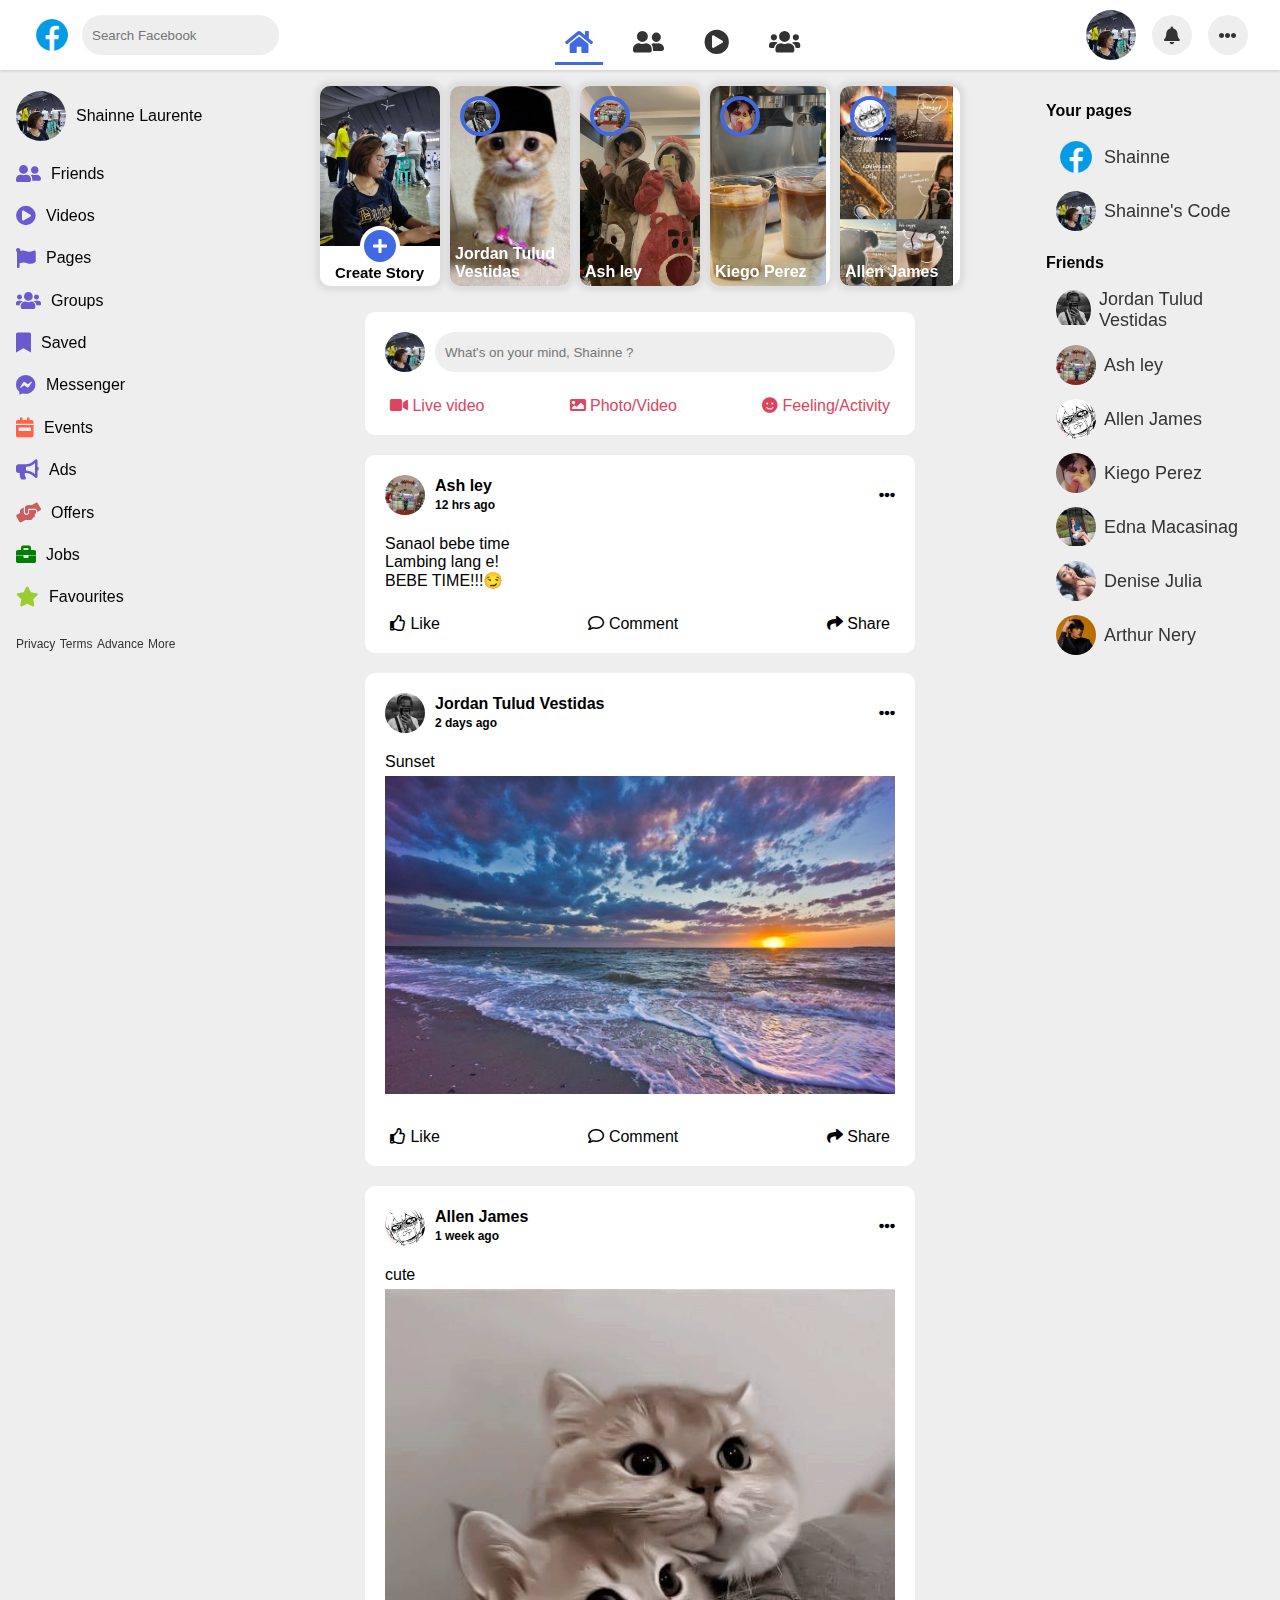
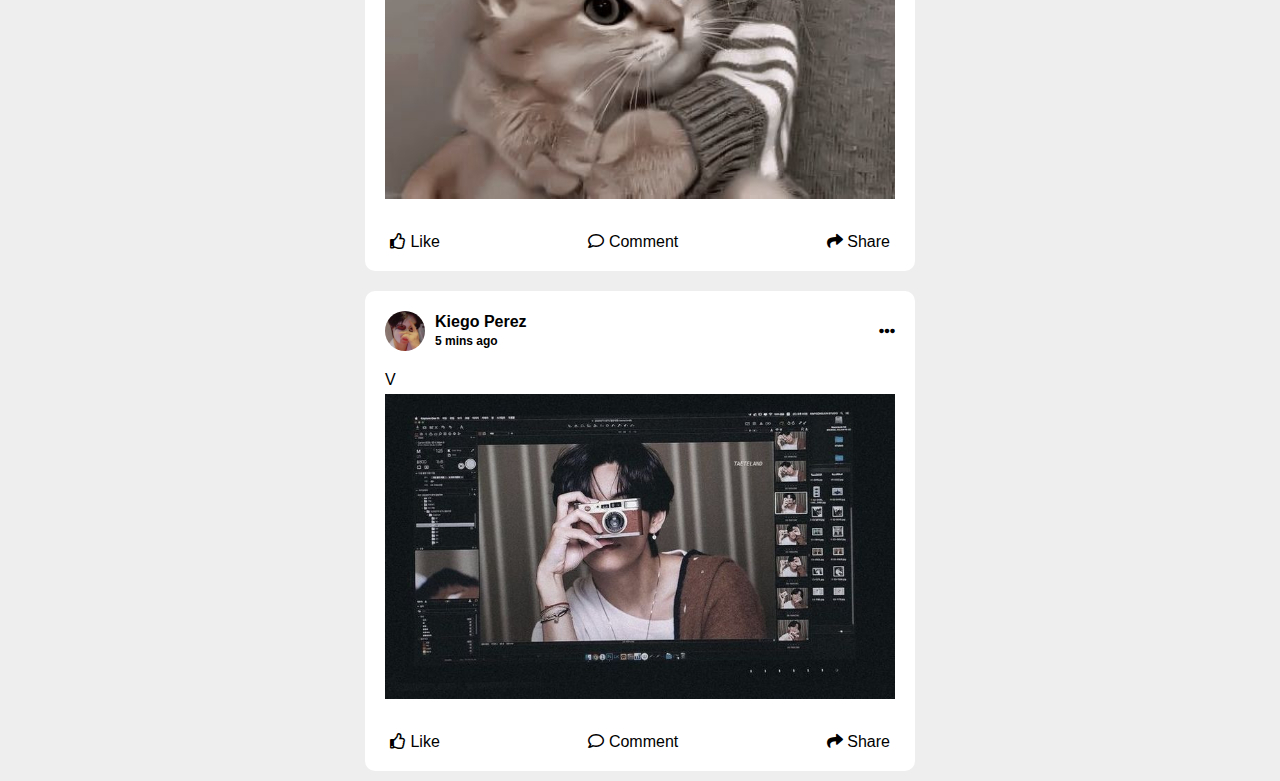
<file: timeline/newsfeed.html>
<!DOCTYPE html>
<html lang="en">

<head>
    <meta charset="UTF-8">
    <meta http-equiv="X-UA-Compatible" content="IE=edge">
    <meta name="viewport" content="width=device-width, initial-scale=1.0">
    <link rel="shortcut icon" href="images/fb icon.png" type="image/x-icon">
    <link rel="stylesheet" href="https://cdnjs.cloudflare.com/ajax/libs/font-awesome/5.15.4/css/all.min.css"
        integrity="sha512-1ycn6IcaQQ40/MKBW2W4Rhis/DbILU74C1vSrLJxCq57o941Ym01SwNsOMqvEBFlcgUa6xLiPY/NS5R+E6ztJQ=="
        crossorigin="anonymous" referrerpolicy="no-referrer" />
    <link rel="stylesheet" href="style.css">
    <title>Facebook</title>
</head>

<body>
    <nav>
        <div class="nav-left">
            <img src="images/fb icon.png" alt="Logo">
            <input type="text" placeholder="Search Facebook">
        </div>

        <div class="nav-middle">
            <a href="#" class="active">
                <i class="fa fa-home"></i>
            </a>

            <a href="#">
                <i class="fa fa-user-friends"></i>
            </a>

            <a href="#">
                <i class="fa fa-play-circle"></i>
            </a>

            <a href="#">
                <i class="fa fa-users"></i>
            </a>
        </div>

        <div class="nav-right">
            <span class="profile"></span>

            <a href="#">
                <i class="fa fa-bell"></i>
            </a>

            <a href="#">
                <i class="fas fa-ellipsis-h"></i>
            </a>
        </div>
    </nav>


    <div class="container">
        <div class="left-panel">
            <ul>
                <li>
                    <span class="profile"></span>
                    <p><a href="index.html">Shainne Laurente</a></p>
                    

                </li>
                <li>
                    <i class="fa fa-user-friends"></i>
                    <p>Friends</p>
                </li>
                <li>
                    <i class="fa fa-play-circle"></i>
                    <p>Videos</p>
                </li>
                <li>
                    <i class="fa fa-flag"></i>
                    <p>Pages</p>
                </li>
                <li>
                    <i class="fa fa-users"></i>
                    <p>Groups</p>
                </li>
                <li>
                    <i class="fa fa-bookmark"></i>
                    <p>Saved</p>
                </li>
                <li>
                    <i class="fab fa-facebook-messenger"></i>
                    <p>Messenger</p>
                </li>
                <li>
                    <i class="fas fa-calendar-week"></i>
                    <p>Events</p>
                </li>
                <li>
                    <i class="fa fa-bullhorn"></i>
                    <p>Ads</p>
                </li>
                <li>
                    <i class="fas fa-hands-helping"></i>
                    <p>Offers</p>
                </li>
                <li>
                    <i class="fas fa-briefcase"></i>
                    <p>Jobs</p>
                </li>
                <li>
                    <i class="fa fa-star"></i>
                    <p>Favourites</p>
                </li>
            </ul>

            <div class="footer-links">
                <a href="#">Privacy</a>
                <a href="#">Terms</a>
                <a href="#">Advance</a>
                <a href="#">More</a>
            </div>
        </div>


        <div class="middle-panel">

            <div class="story-section">

                <div class="story create">
                    <div class="dp-image">
                        <img src="images/prof.jpg" alt="Profile pic">
                    </div>
                    <span class="dp-container">
                        <i class="fa fa-plus"></i>
                    </span>
                    <span class="name">Create Story</span>
                </div>


                <div class="story">
                    <img src="images/jor.jpg" alt="Jordan Story's">
                    <div class="dp-container">
                        <img src="images/jordan.jpg" alt="">
                    </div>
                    <p class="name">Jordan Tulud Vestidas</p>
                </div>

                <div class="story">
                    <img src="images/ash.jpg" alt="Story image">
                    <span class="dp-container">
                        <img src="images/as.jpg" alt="Profile pic">
                    </span>
                    <span class="name">Ash ley</span>
                </div>

                <div class="story">
                    <img src="images/kiego.jpg" alt="Story image">
                    <span class="dp-container">
                        <img src="images/k.jpg" alt="Profile pic">
                    </span>
                    <span class="name">Kiego Perez</span>
                </div>

                <div class="story">
                    <img src="images/allen.jpg" alt="Story image">
                    <span class="dp-container">
                        <img src="images/a.jpg" alt="Profile pic">
                    </span>
                    <span class="name">Allen James</span>
                </div>
            </div>

            <div class="post create">
                <div class="post-top">
                    <div class="dp">
                        <img src="images/prof.jpg" alt="">
                    </div>
                    <input type="text" placeholder="What's on your mind, Shainne ?" />
                </div>
                
                <div class="post-bottom">
                    <div class="action">
                        <i class="fa fa-video"></i>
                        <span>Live video</span>
                    </div>
                    <div class="action">
                        <i class="fa fa-image"></i>
                        <span>Photo/Video</span>
                    </div>
                    <div class="action">
                        <i class="fa fa-smile"></i>
                        <span>Feeling/Activity</span>
                    </div>
                </div>
            </div>

            <div class="post">
                <div class="post-top">
                    <div class="dp">
                        <img src="images/as.jpg" alt="">
                    </div>
                    <div class="post-info">
                        <p class="name">Ash ley</p>
                        <span class="time">12 hrs ago</span>
                    </div>
                    <i class="fas fa-ellipsis-h"></i>
                </div>

                <div class="post-content">
                    Sanaol bebe time<br>
                    Lambing lang e! <br>
                    BEBE TIME!!!😏
                </div>
                
                <div class="post-bottom">
                    <div class="action">
                        <i class="far fa-thumbs-up"></i>
                        <span>Like</span>
                    </div>
                    <div class="action">
                        <i class="far fa-comment"></i>
                        <span>Comment</span>
                    </div>
                    <div class="action">
                        <i class="fa fa-share"></i>
                        <span>Share</span>
                    </div>
                </div>
            </div>

            <div class="post">
                <div class="post-top">
                    <div class="dp">
                        <img src="images/jordan.jpg" alt="">
                    </div>
                    <div class="post-info">
                        <p class="name">Jordan Tulud Vestidas</p>
                        <span class="time">2 days ago</span>
                    </div>
                    <i class="fas fa-ellipsis-h"></i>
                </div>

                <div class="post-content">
                    Sunset
                    <img src="images/sunset.jpg" />
                </div>
                
                <div class="post-bottom">
                    <div class="action">
                        <i class="far fa-thumbs-up"></i>
                        <span>Like</span>
                    </div>
                    <div class="action">
                        <i class="far fa-comment"></i>
                        <span>Comment</span>
                    </div>
                    <div class="action">
                        <i class="fa fa-share"></i>
                        <span>Share</span>
                    </div>
                </div>
            </div>

            <div class="post">
                <div class="post-top">
                    <div class="dp">
                        <img src="images/a.jpg" alt="">
                    </div>
                    <div class="post-info">
                        <p class="name">Allen James</p>
                        <span class="time">1 week ago</span>
                    </div>
                    <i class="fas fa-ellipsis-h"></i>
                </div>
                <div class="post-content">
                    cute 
                    <img src="images/cute.jpg" alt="Mountains">
                </div>
                <div class="post-bottom">
                    <div class="action">
                        <i class="far fa-thumbs-up"></i>
                        <span>Like</span>
                    </div>
                    <div class="action">
                        <i class="far fa-comment"></i>
                        <span>Comment</span>
                    </div>
                    <div class="action">
                        <i class="fa fa-share"></i>
                        <span>Share</span>
                    </div>
                </div>
            </div>

            <div class="post">
                <div class="post-top">
                    <div class="dp">
                        <img src="images/k.jpg" alt="">
                    </div>
                    <div class="post-info">
                        <p class="name">Kiego Perez</p>
                        <span class="time">5 mins ago</span>
                    </div>
                    <i class="fas fa-ellipsis-h"></i>
                </div>
                <div class="post-content">
                    V
                    <img src="images/v.jpg" alt="Shoes">
                </div>
                <div class="post-bottom">
                    <div class="action">
                        <i class="far fa-thumbs-up"></i>
                        <span>Like</span>
                    </div>
                    <div class="action">
                        <i class="far fa-comment"></i>
                        <span>Comment</span>
                    </div>
                    <div class="action">
                        <i class="fa fa-share"></i>
                        <span>Share</span>
                    </div>
                </div>
            </div>
            
        </div>
        <div class="right-panel">
            <div class="pages-section">
                <h4>Your pages</h4>
                <a class='page' href="#">
                    <div class="dp">
                        <img src="images/fb icon.png" alt="">
                    </div>
                    <p class="name">Shainne</p>
                </a>

                <a class='page' href="#">
                    <div class="dp">
                        <img src="images/prof.jpg" alt="">
                    </div>
                    <p class="name">Shainne's Code</p>
                </a>
            </div>

            <div class="friends-section">
                <h4>Friends</h4>
                <a class='friend' href="#">
                    <div class="dp">
                        <img src="images/jordan.jpg" alt="">
                    </div>
                    <p class="name">Jordan Tulud Vestidas</p>
                </a>

                <a class='friend' href="#">
                    <div class="dp">
                        <img src="images/as.jpg" alt="">
                    </div>
                    <p class="name">Ash ley</p>
                </a>

                <a class="friend" href="#">
                    <div class="dp">
                        <img src="images/a.jpg" alt="">
                    </div>
                    <p class="name">Allen James</p>
                </a>

                <a class="friend" href="#">
                    <div class="dp">
                        <img src="images/k.jpg" alt="">
                    </div>
                    <p class="name">Kiego Perez</p>
                </a>

                <a class="friend" href="#">
                    <div class="dp">
                        <img src="images/edna.jpg" alt="">
                    </div>
                    <p class="name">Edna Macasinag</p>
                </a>

                <a class="friend" href="#">
                    <div class="dp">
                        <img src="images/denise.jpg" alt="">
                    </div>
                    <p class="name">Denise Julia</p>
                </a>

                <a class="friend" href="#">
                    <div class="dp">
                        <img src="images/arturo.jpg" alt="">
                    </div>
                    <p class="name">Arthur Nery</p>
                </a>
                
            </div>
        </div>
    </div>
</body>

</html>
</file>
<file: timeline/style.css>
*{
    margin:0;
    padding:0;
    box-sizing: border-box;
    font-family: sans-serif;
}

nav{
    height:70px;
    width:100%;
    padding: 0 2rem;
    display:flex;
    justify-content: space-between;
    background-color: #fff;
    box-shadow: 0px 1px 3px #ccc;
    position:sticky;
    top:0;
    z-index:99;
}

nav .nav-left, nav .nav-right{
    display:flex;
    align-items: center;
}
a{
    text-decoration: none;
    color: black;
}

nav .nav-left > img{
    width: 40px;
}

nav .nav-left > input{
    height:40px;
    padding:5px 10px;
    border:none;
    border-radius: 25px;
    outline:none;
    background-color: #eee;
    margin-left: 10px;
}

nav .nav-middle{
    display:flex;
    align-items:flex-end;
    padding-bottom: 5px;
}

nav .nav-middle a{
    text-decoration: none;
    color:#333;
    padding:10px;
    margin:0px 10px;
}

nav .nav-middle a.active{
    color:royalblue;
    position:relative;
}

nav .nav-middle a.active::after{
    content:'';
    width:100%;
    height:3px;
    position:absolute;
    bottom:0;
    left:0;
    background:royalblue;
}

nav .nav-middle a > i{
    font-size: 25px;
}

nav .nav-right .profile, .container .left-panel .profile{
    background: url('images/prof.jpg');
    height:50px;
    width:50px;
    background-size: cover;
    border-radius: 50%;
    cursor: pointer;
}

nav .nav-right a{
    text-decoration: none;
    color:#333;
    height:40px;
    width:40px;
    border-radius: 50%;
    background:#eee;
    display:grid;
    place-items: center;
    margin-left:1rem;
}

nav .nav-right a > i{
    font-size:18px;
}


.container{
    background:#eee;
    display:flex;
}

.container .left-panel, .container .right-panel{
    position: sticky;
    top:70px;
    width:250px;
    height:calc(100vh - 70px);
}

.container .left-panel ul{
    padding:10px 0px;
}

.container .left-panel ul li{
    list-style: none;
    display: flex;
    padding:.7rem 1rem;
    align-items: center;
    transition: .3s;
    border-radius: 5px;
    cursor: pointer;
}

.container .left-panel ul li:hover{
    background:#ddd;
}

.container .left-panel ul li > p{
    margin-left: 10px;
}

.container .left-panel ul li > i{
    font-size:20px;
    color:slateblue;
}

.container .left-panel ul li > i.fa-calendar-week{
    color:tomato;
}

.container .left-panel ul li i.fa-briefcase{
    color:green;
}

.container .left-panel ul li i.fa-star{
    color:yellowgreen;
}

.container .left-panel ul li i.fa-hands-helping{
    color:indianred;
}

.container .left-panel .footer-links{
    padding:5px 1rem;
}

.container .left-panel .footer-links a{
    text-decoration: none;
    color:#333;
    font-size:12px;
}

.middle-panel{
    flex:1;
    display:flex;
    flex-direction: column;
    align-items:center;
}

.middle-panel .story-section{
    display:flex;
    padding:1rem;
}

.middle-panel .story-section .story{
    width:120px;
    height:200px;
    border-radius: 10px;
    position: relative;
    overflow:hidden;
    cursor: pointer;
    margin:0px 5px;
    box-shadow: 0 0 5px 5px #ddd;
    background:#fff;
}

.middle-panel .story-section .story > img{
    height:100%;
    transition:.3s ease-in;
}

.middle-panel .story-section .story:hover > img{
    transform:scale(1.05);
}

.middle-panel .story-section .story .dp-container{
    width:40px;
    height:40px;
    border-radius: 50%;
    overflow:hidden;
    position:absolute;
    top:10px;
    left:10px;
    border:royalblue 4px solid; 
}

.middle-panel .story-section .story .dp-container > img{
    width:100%;
    height:100%;
}

.middle-panel .story-section .story .name{
    position:absolute;
    bottom:0px;
    left:0px;
    padding:5px;
    color:#fff;
    font-weight:bold;
}

.middle-panel .story-section .story.create .dp-image{
    height:80%;
    overflow:hidden;
}

.middle-panel .story-section .story.create .dp-image img{
    width:100%;
}

.middle-panel .story-section .story.create .dp-container{
    top:70%;
    left:50%;
    transform: translateX(-50%);
    display:grid;
    place-items: center;
    background:royalblue;
    border:4px solid #fff;
}

.middle-panel .story-section .story.create .dp-container i{
    color: #fff;
}

.middle-panel .story-section .story.create .name{
    color: #000;
    font-size:15px;
    left:10px;
}

.post{
    width:550px;
    background:#fff;
    border-radius:10px;
    padding:10px;
    margin:10px;
}

.post .post-top{
    display:flex;
    align-items: center;
    padding:10px;
}

.post .post-top .dp{
    width:40px;
    height:40px;
    border-radius: 50%;
    overflow:hidden;
}

.post .post-top .dp > img{
    width:100%;
    cursor:pointer;
}

.post .post-top .post-info{
    margin-left:10px;    
    font-weight: bold;
}

.post .post-top .post-info .name{
    cursor:pointer;
    font-size:16px;
}

.post .post-top .post-info .time{
    font-size:12px;
    cursor:pointer;
}

.post .post-top i{
    margin-left:auto;
    cursor: pointer;
}

.post .post-top > input{
    height:40px;
    padding:5px 10px;
    border-radius:25px;
    outline:none;
    border:none;
    flex:1;
    background:#eee;
    margin-left:10px;
}

.post .post-content{
    font-size:16px;
    font-weight:normal;
    padding:10px;
}

.post .post-content > img{
    width:100%;
    margin:5px 0px;
}

.post .post-bottom{
    box-shadow: 1px solid #ddd;
    display:flex;
    justify-content: space-between;
    padding:5px 5px 0px 5px;
}

.post .post-bottom .action{
    padding:10px;
    border-radius:10px;
    transition: .3s ease-in;
    cursor: pointer;
}

.post .post-bottom .action:hover{
    background:#eee;
}

.post.create .post-bottom > .action{
    color:rgb(221, 68, 94);
}

.container .right-panel{
    padding:1rem;
}

.right-panel .pages-section,
.right-panel .friends-section{
    margin:1rem 0px;
}

.right-panel .pages-section h4,
.right-panel .friends-section h4{
    margin-bottom:10px;
}

.right-panel .pages-section .page,
.right-panel .friends-section .friend{
    display: flex;
    align-items:center;
    text-decoration: none;
    transition: .3s ease-in-out;
    border-radius: 5px;
    padding:7px 10px;
    color:#333;
}

.right-panel .pages-section .page:hover,
.right-panel .friends-section .friend:hover{
    background:#ddd;
}

.right-panel .pages-section .page > .dp,
.right-panel .friends-section .friend > .dp{
    height:40px;
    width:40px;
    border-radius: 50%;
    overflow:hidden;
    cursor: pointer;
}

.right-panel .pages-section .page > .dp > img, 
.right-panel .friends-section .friend > .dp > img{
    width:100%;
}

.right-panel .pages-section .name, .right-panel .friends-section .name{
    font-size:18px;
    cursor:pointer;
    margin-left:8px;
}
</file>
